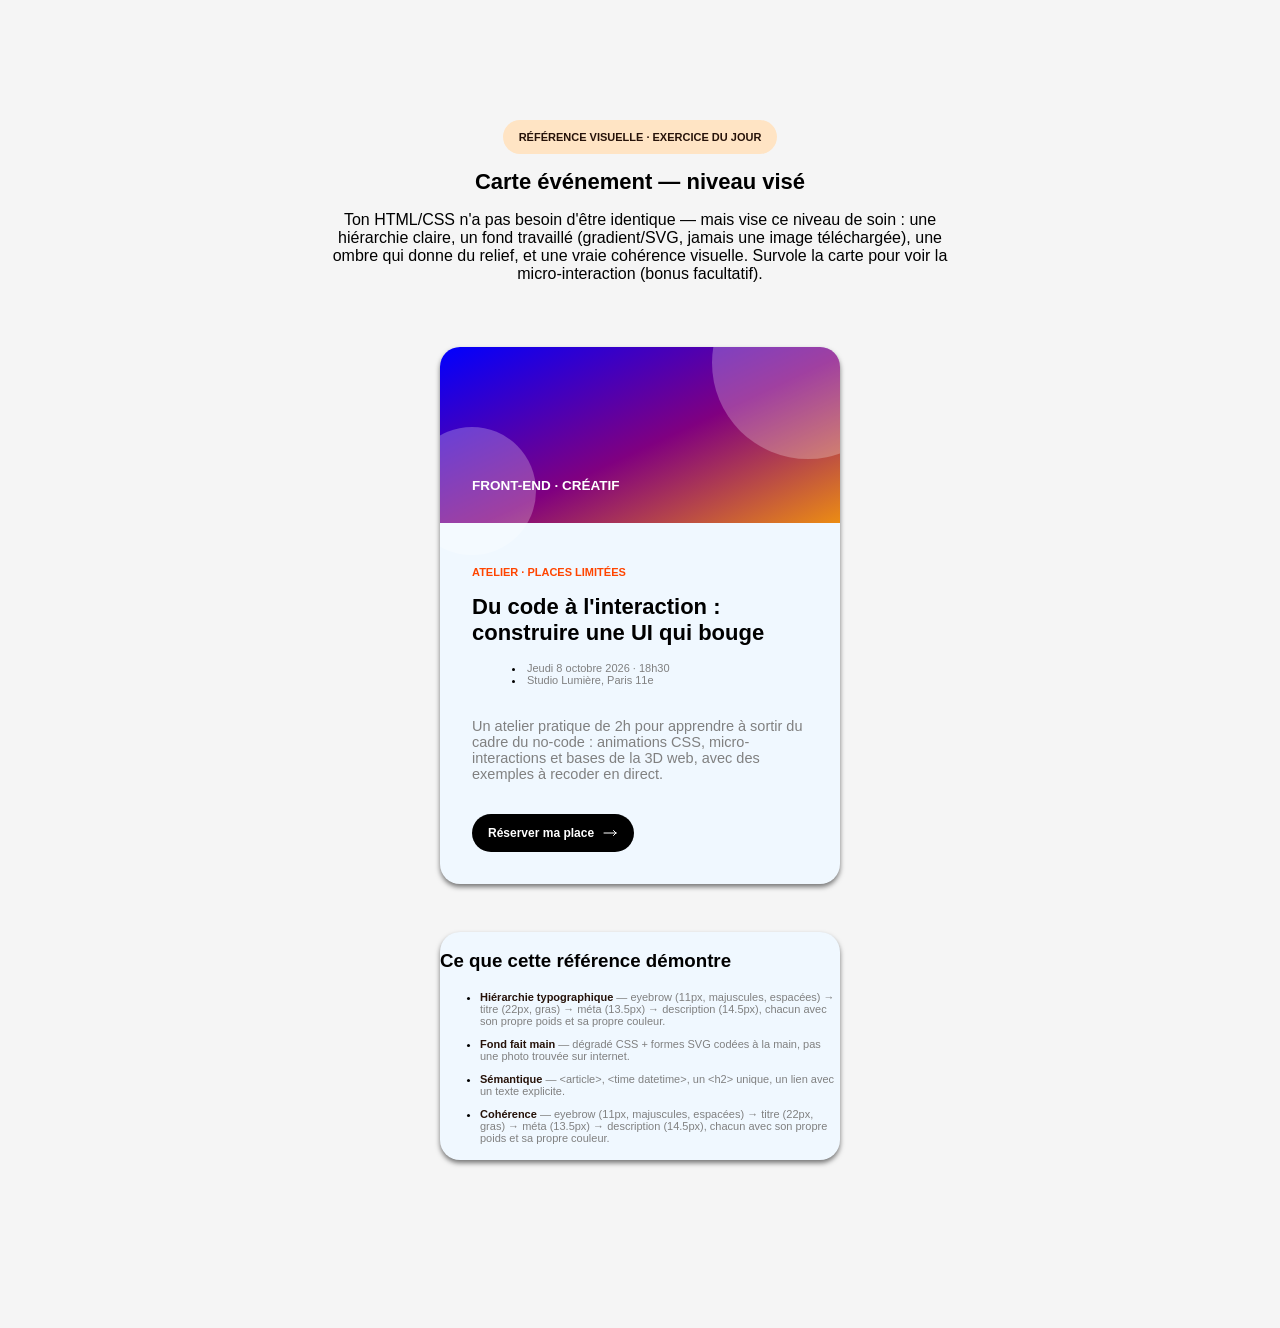
<file: day-1-event-card/index.html>
<!DOCTYPE html>
<html lang="fr">
    <head>
        <meta charset="UTF-8">
        <title>Carte événement</title>
        <link rel="stylesheet" href="./css/home.css">
    </head>

    <body>
        <div class="page-wrapper">
            <header>
                <div class="header-pill">
                    <p>Référence visuelle · exercice du jour</p>
                </div>

                <div class="header-content">
                    <h1>Carte événement — niveau visé</h1>

                    <p>Ton HTML/CSS n'a pas besoin d'être identique — mais vise ce niveau de soin : une hiérarchie claire, un fond travaillé (gradient/SVG, jamais une image téléchargée), une ombre qui donne du relief, et une vraie cohérence visuelle. Survole la carte pour voir la micro-interaction (bonus facultatif).</p>
                </div>
            </header>

            <main>
                <div class="card">
                    <div class="card-header">
                        <p>FRONT-END · CRÉATIF</p>
                        <div class="circle"></div>
                        <div class="circle is-2"></div>
                    </div>
                    <div class="card-content">
                        <p class="card-subtitle">Atelier · places limitées</p>
                        <h2>Du code à l'interaction : construire une UI qui bouge</h2>
                        <ul class="list-icon">
                            <li><time datetime="2026-10-8T18:30">Jeudi 8 octobre 2026 · 18h30</time></li>
                            <li>Studio Lumière, Paris 11e</li>
                        </ul>

                        <article>
                            <p>Un atelier pratique de 2h pour apprendre à sortir du cadre du no-code : animations CSS, micro-interactions et bases de la 3D web, avec des exemples à recoder en direct.</p>
                        </article>

                        <a class="btn" href="#instructions">
                            <p>Réserver ma place</p>
                            <svg xmlns="http://www.w3.org/2000/svg" xmlns:xlink="http://www.w3.org/1999/xlink" aria-hidden="true" role="img" class="iconify iconify--heroicons" width="100%" height="100%" preserveAspectRatio="xMidYMid meet" viewBox="0 0 24 24"><path fill="none" stroke="currentColor" stroke-linecap="round" stroke-linejoin="round" stroke-width="1.5" d="M17.25 8.25L21 12m0 0l-3.75 3.75M21 12H3"></path></svg>
                        </a>
                    </div>
                </div>

                <div class="card" id="instructions">
                    <h3>Ce que cette référence démontre</h3>

                    <ul>
                        <li>
                            <p><span>Hiérarchie typographique</span>  — eyebrow (11px, majuscules, espacées) → titre (22px, gras) → méta (13.5px) → description (14.5px), chacun avec son propre poids et sa propre couleur.</p>
                        </li>
                        <li>
                            <p><span>Fond fait main</span>  — dégradé CSS + formes SVG codées à la main, pas une photo trouvée sur internet.</p>
                        </li>
                        <li>
                            <p><span>Sémantique</span>  — &lt;article&gt;, &lt;time datetime&gt;, un &lt;h2&gt; unique, un lien avec un texte explicite.</p>
                        </li>
                        <li>
                            <p><span>Cohérence</span>  — eyebrow (11px, majuscules, espacées) → titre (22px, gras) → méta (13.5px) → description (14.5px), chacun avec son propre poids et sa propre couleur.</p>                 
                        </li>


                    </ul>
                </div>

            </main>
        </div>
    </body>
</html>
</file>
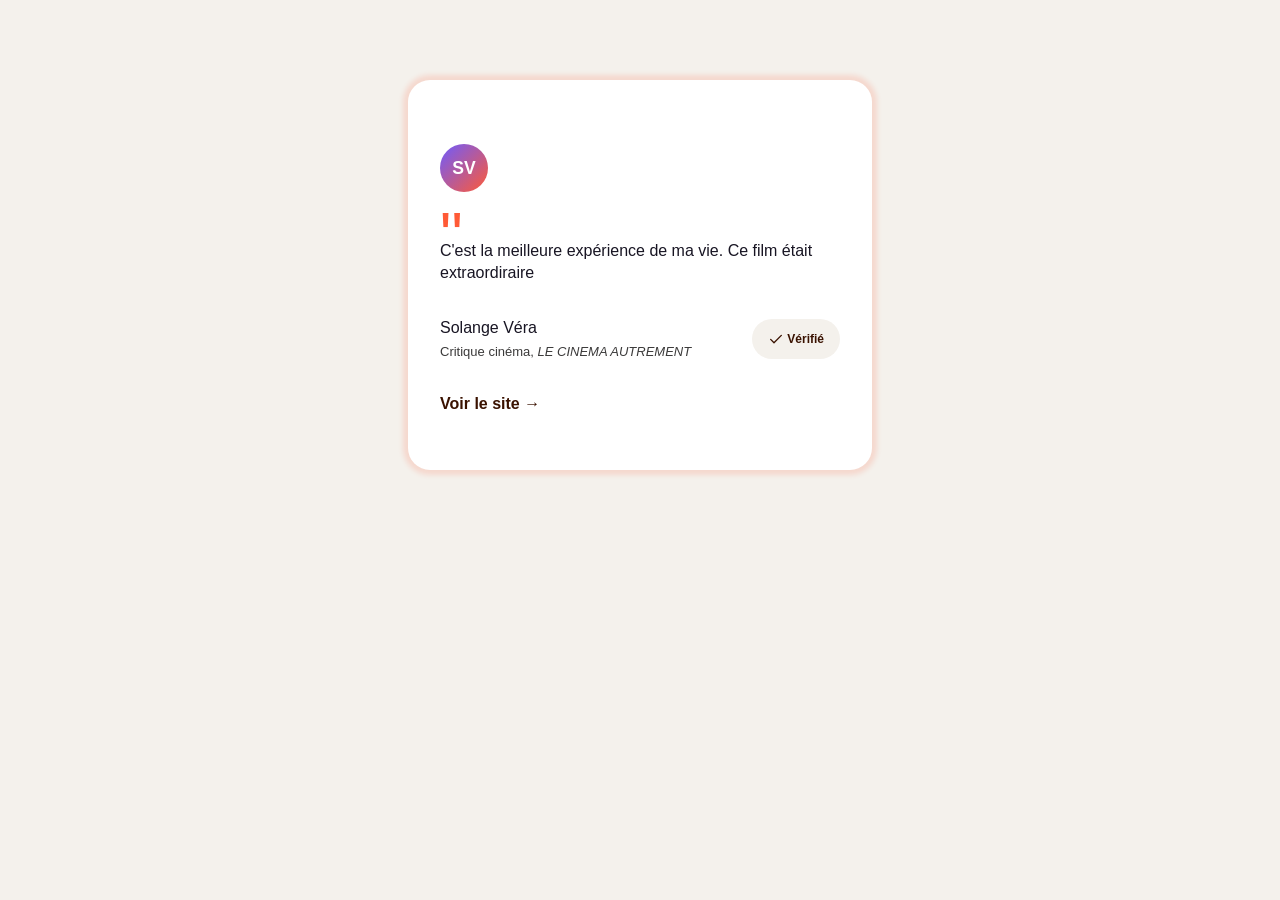
<file: day-3-card/index.html>
<!DOCTYPE html>
<html lang="fr">
    <head>
        <meta charset="UTF-8">
        <title>Carte Citation</title>
        <link rel="stylesheet" href="styles.css">
        <meta name="viewport" content="width=device-width, initial-scale=1.0">
    </head>

    <body>

        <div class="card">
            <article>
                <div class="avatar">
                    <p>SV</p>
                </div>

                <blockquote class="citation-wrapper">
                    <p>C'est la meilleure expérience de ma vie. Ce film était extraordiraire</p>
                </blockquote>
                <footer class="footer">
                        <p>Solange Véra <span>Critique cinéma, <cite>LE CINEMA AUTREMENT</cite></span></p>

                        <div class="badge">
                            <svg xmlns="http://www.w3.org/2000/svg" viewBox="0 0 24 24" fill="none" stroke="currentColor" stroke-width="2" stroke-linecap="round" stroke-linejoin="round" aria-hidden="true"><path d="M20 6L9 17l-5-5"></path></svg>
                            <p>Vérifié</p>
                        </div>
                    </footer>
            </article>

            <a class="btn" href="https://mr-sam-bento.webflow.io/" target="_blank">
                <p>Voir le site →</p>

                <div class="btn-line" aria-hidden="true"></div>
            </a>
        </div>
        
    </body>
</html>
</file>
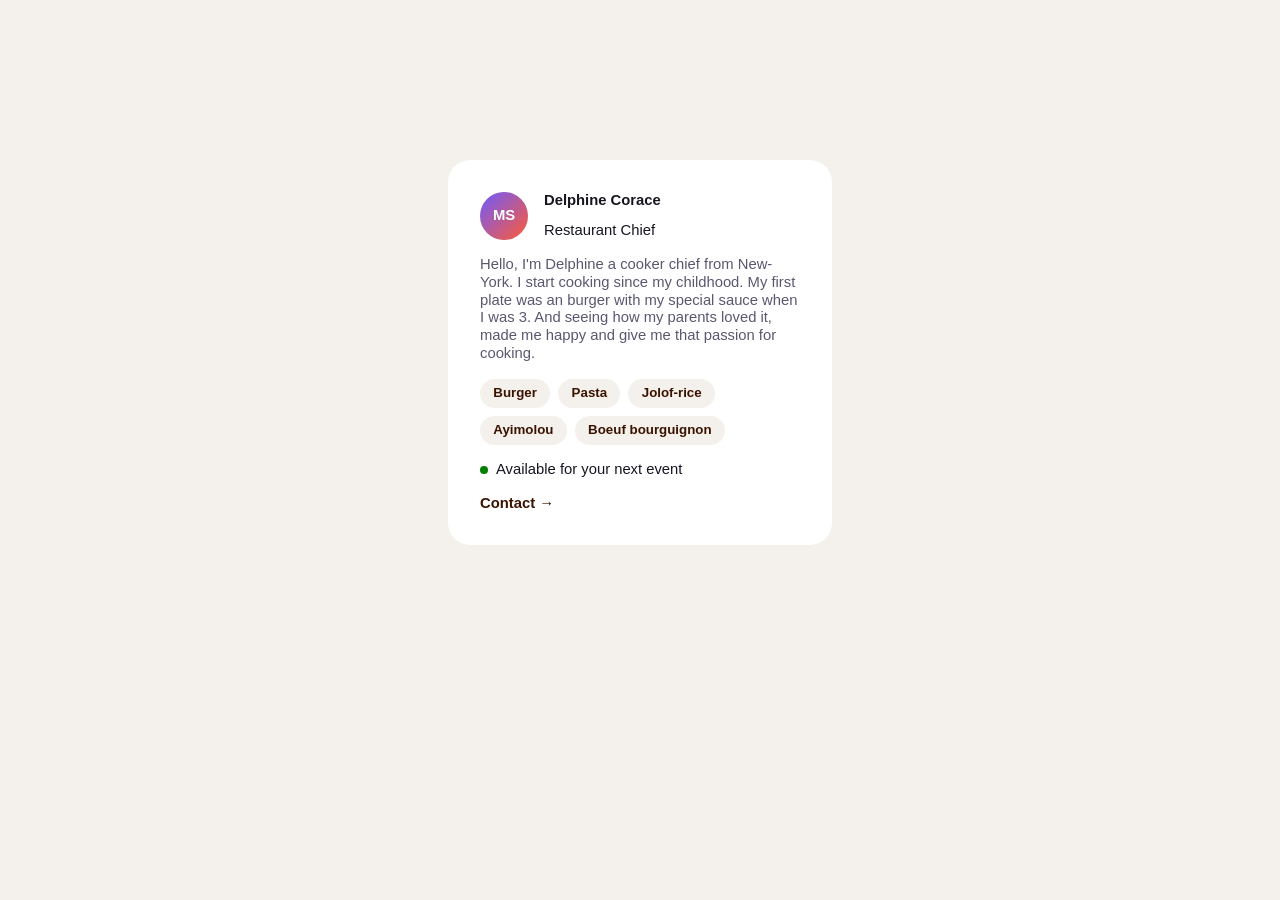
<file: day-4-freelance-card/index.html>
<!DOCTYPE html>
<html lang="en">
    <head>
        <title>Freelance Card</title>
        <meta charset="UTF-8">
        <meta name="viewport" content="width=device-width, initial-scale=1.0">
        <link rel="stylesheet" href="styles.css">
    </head>

    <body>
        <main>
            <article class="card">
                <header class="header">
                    <div class="avatar">
                        <p>MS</p>
                    </div>
                    <div class="info">
                        <h1>Delphine Corace</h1>
                        <p>Restaurant Chief</p>
                    </div>
                </header>

                <p class="description">Hello, I'm Delphine a cooker chief from New-York. I start cooking since my childhood. My first plate was an burger with my special sauce when I was 3. And seeing how my parents loved it, made me happy and give me that passion for cooking.</p>

                <ul>
                    <li>Burger</li>
                    <li>Pasta</li>
                    <li>Jolof-rice</li>
                    <li>Ayimolou</li>
                    <li>Boeuf bourguignon</li>
                </ul>

                <div class="avaibility">
                    <div class="dot"></div>
                    <p>Available for your next event</p>
                </div>

                <a class="button" href="#">
                    Contact <span aria-hidden="true">→</span>
                </a>
            </article>
        </main>
    </body>
</html>
</file>
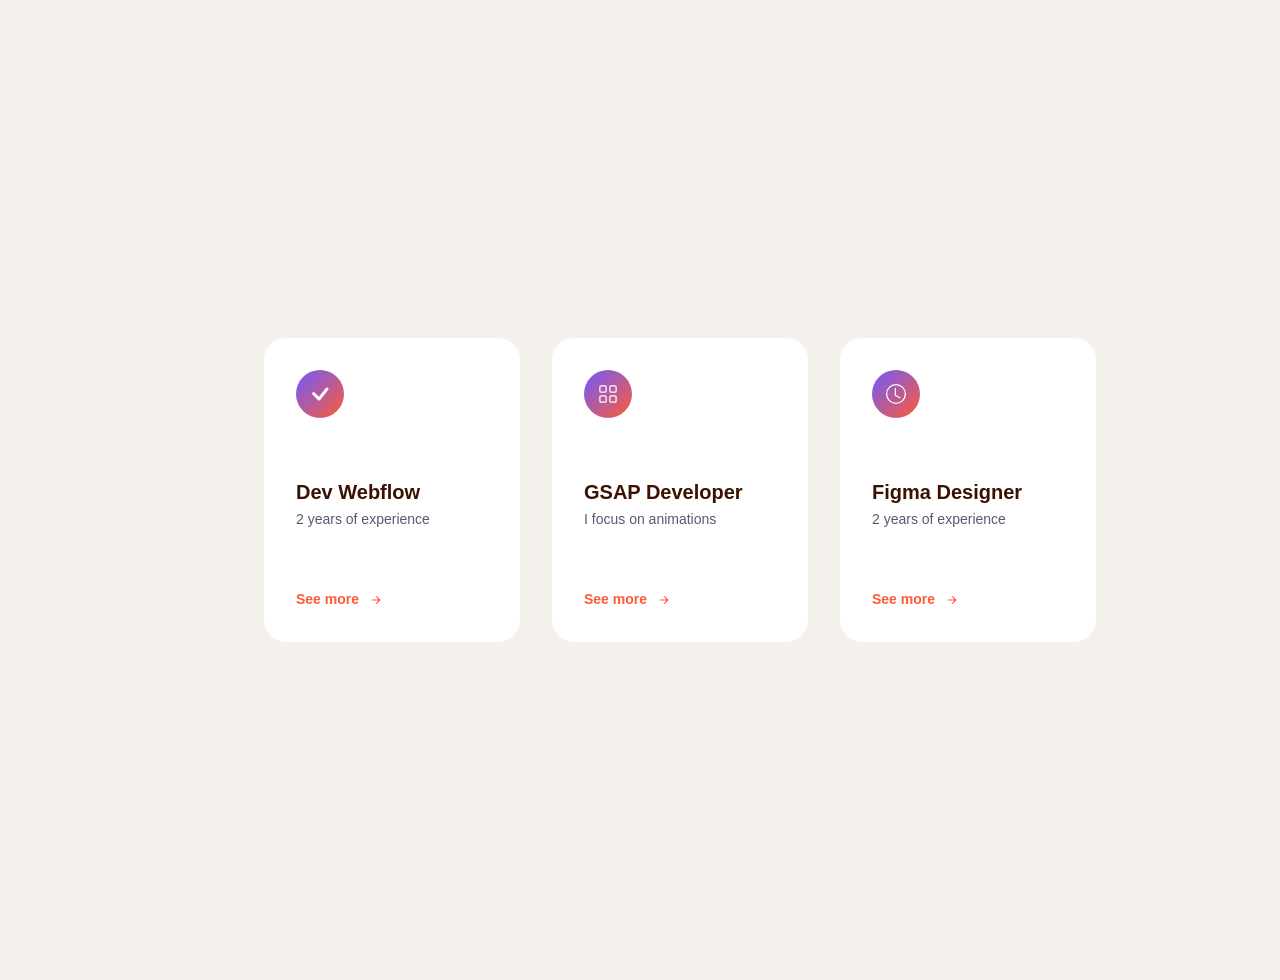
<file: day-5-flip-cards/index.html>
<!DOCTYPE html>
<html lang="en">
    <head>
        <meta charset="UTF-8">
        <meta name="viewport" content="width=device-width, initial-scale=1.0">
        <title>Flip Cards</title>
        <link rel="stylesheet" href="styles.css">
    </head>

    <body>
        <main>
            <section>
                <div class="card-wrapper">
                        <div class="card recto">
                            <div class="avatar">
                                <svg xmlns="http://www.w3.org/2000/svg" width="32" height="32" fill="currentColor" class="bi bi-check" viewBox="0 0 16 16">
                                    <path d="M10.97 4.97a.75.75 0 0 1 1.07 1.05l-3.99 4.99a.75.75 0 0 1-1.08.02L4.324 8.384a.75.75 0 1 1 1.06-1.06l2.094 2.093 3.473-4.425z"/>
                                </svg>
                            </div>

                            <div class="card-content">
                                <p class="card-title">Dev Webflow</p>
                                <p class="color-grey">2 years of experience</p>
                            </div>

                            <div class="btn">
                                <a href="#">See more</a>
                                <svg xmlns="http://www.w3.org/2000/svg" width="18" height="18" fill="currentColor" class="bi bi-arrow-right-short" viewBox="0 0 16 16">
                                    <path fill-rule="evenodd" d="M4 8a.5.5 0 0 1 .5-.5h5.793L8.146 5.354a.5.5 0 1 1 .708-.708l3 3a.5.5 0 0 1 0 .708l-3 3a.5.5 0 0 1-.708-.708L10.293 8.5H4.5A.5.5 0 0 1 4 8"/>
                                </svg>
                            </div>
                        </div>

                        <div class="card verso">
                            <div class="card-header">
                                <p class="subtitle">Level</p>
                                <p class="paragraph">I build responsive, high-performance websites with Webflow, turning designs into polished, interactive experiences. I focus on clean structure, smooth animations, responsive layouts, and a strong attention to detail.</p>
                            </div>

                            <div class="bar-wrapper">
                                <div class="bar full"></div>
                                <div class="bar full"></div>
                                <div class="bar full"></div>
                                <div class="bar"></div>
                            </div>
                        </div>
                </div>

                <div class="card-wrapper">
                        <div class="card recto">
                            <div class="avatar">
                                <svg xmlns="http://www.w3.org/2000/svg" width="20" height="20" fill="currentColor" class="bi bi-grid" viewBox="0 0 16 16">
                                    <path d="M1 2.5A1.5 1.5 0 0 1 2.5 1h3A1.5 1.5 0 0 1 7 2.5v3A1.5 1.5 0 0 1 5.5 7h-3A1.5 1.5 0 0 1 1 5.5zM2.5 2a.5.5 0 0 0-.5.5v3a.5.5 0 0 0 .5.5h3a.5.5 0 0 0 .5-.5v-3a.5.5 0 0 0-.5-.5zm6.5.5A1.5 1.5 0 0 1 10.5 1h3A1.5 1.5 0 0 1 15 2.5v3A1.5 1.5 0 0 1 13.5 7h-3A1.5 1.5 0 0 1 9 5.5zm1.5-.5a.5.5 0 0 0-.5.5v3a.5.5 0 0 0 .5.5h3a.5.5 0 0 0 .5-.5v-3a.5.5 0 0 0-.5-.5zM1 10.5A1.5 1.5 0 0 1 2.5 9h3A1.5 1.5 0 0 1 7 10.5v3A1.5 1.5 0 0 1 5.5 15h-3A1.5 1.5 0 0 1 1 13.5zm1.5-.5a.5.5 0 0 0-.5.5v3a.5.5 0 0 0 .5.5h3a.5.5 0 0 0 .5-.5v-3a.5.5 0 0 0-.5-.5zm6.5.5A1.5 1.5 0 0 1 10.5 9h3a1.5 1.5 0 0 1 1.5 1.5v3a1.5 1.5 0 0 1-1.5 1.5h-3A1.5 1.5 0 0 1 9 13.5zm1.5-.5a.5.5 0 0 0-.5.5v3a.5.5 0 0 0 .5.5h3a.5.5 0 0 0 .5-.5v-3a.5.5 0 0 0-.5-.5z"/>
                                </svg>
                            </div>

                            <div class="card-content">
                                <p class="card-title">GSAP Developer</p>
                                <p class="color-grey">I focus on animations</p>
                            </div>

                            <div class="btn">
                                <a href="#">See more</a>
                                <svg xmlns="http://www.w3.org/2000/svg" width="18" height="18" fill="currentColor" class="bi bi-arrow-right-short" viewBox="0 0 16 16">
                                    <path fill-rule="evenodd" d="M4 8a.5.5 0 0 1 .5-.5h5.793L8.146 5.354a.5.5 0 1 1 .708-.708l3 3a.5.5 0 0 1 0 .708l-3 3a.5.5 0 0 1-.708-.708L10.293 8.5H4.5A.5.5 0 0 1 4 8"/>
                                </svg>
                            </div>
                        </div>

                        <div class="card verso">
                            <div class="card-header">
                                <p class="subtitle">Level</p>
                                <p class="paragraph">I create engaging web animations using GSAP, bringing interfaces to life with smooth transitions, scroll-based effects, and interactive motion.</p>
                            </div>

                            <div class="bar-wrapper">
                                <div class="bar full"></div>
                                <div class="bar full"></div>
                                <div class="bar full"></div>
                                <div class="bar"></div>
                            </div>
                        </div>
                </div>

                <div class="card-wrapper">
                        <div class="card recto">
                            <div class="avatar">
                                <svg xmlns="http://www.w3.org/2000/svg" width="20" height="20" fill="currentColor" class="bi bi-clock" viewBox="0 0 16 16">
                                    <path d="M8 3.5a.5.5 0 0 0-1 0V9a.5.5 0 0 0 .252.434l3.5 2a.5.5 0 0 0 .496-.868L8 8.71z"/>
                                    <path d="M8 16A8 8 0 1 0 8 0a8 8 0 0 0 0 16m7-8A7 7 0 1 1 1 8a7 7 0 0 1 14 0"/>
                                </svg>
                            </div>

                            <div class="card-content">
                                <p class="card-title">Figma Designer</p>
                                <p class="color-grey">2 years of experience</p>
                            </div>

                            <div class="btn">
                                <a href="#">See more</a>
                                <svg xmlns="http://www.w3.org/2000/svg" width="18" height="18" fill="currentColor" class="bi bi-arrow-right-short" viewBox="0 0 16 16">
                                    <path fill-rule="evenodd" d="M4 8a.5.5 0 0 1 .5-.5h5.793L8.146 5.354a.5.5 0 1 1 .708-.708l3 3a.5.5 0 0 1 0 .708l-3 3a.5.5 0 0 1-.708-.708L10.293 8.5H4.5A.5.5 0 0 1 4 8"/>
                                </svg>
                            </div>
                        </div>

                        <div class="card verso">
                            <div class="card-header">
                                <p class="subtitle">Level</p>
                                <p class="paragraph">I design clean, modern, and user-focused interfaces in Figma, from early concepts to polished final designs.</p>
                            </div>

                            <div class="bar-wrapper">
                                <div class="bar full"></div>
                                <div class="bar full"></div>
                                <div class="bar full"></div>
                                <div class="bar"></div>
                            </div>
                        </div>
                </div>
            </section>
        </main>
    </body>
</html>
</file>
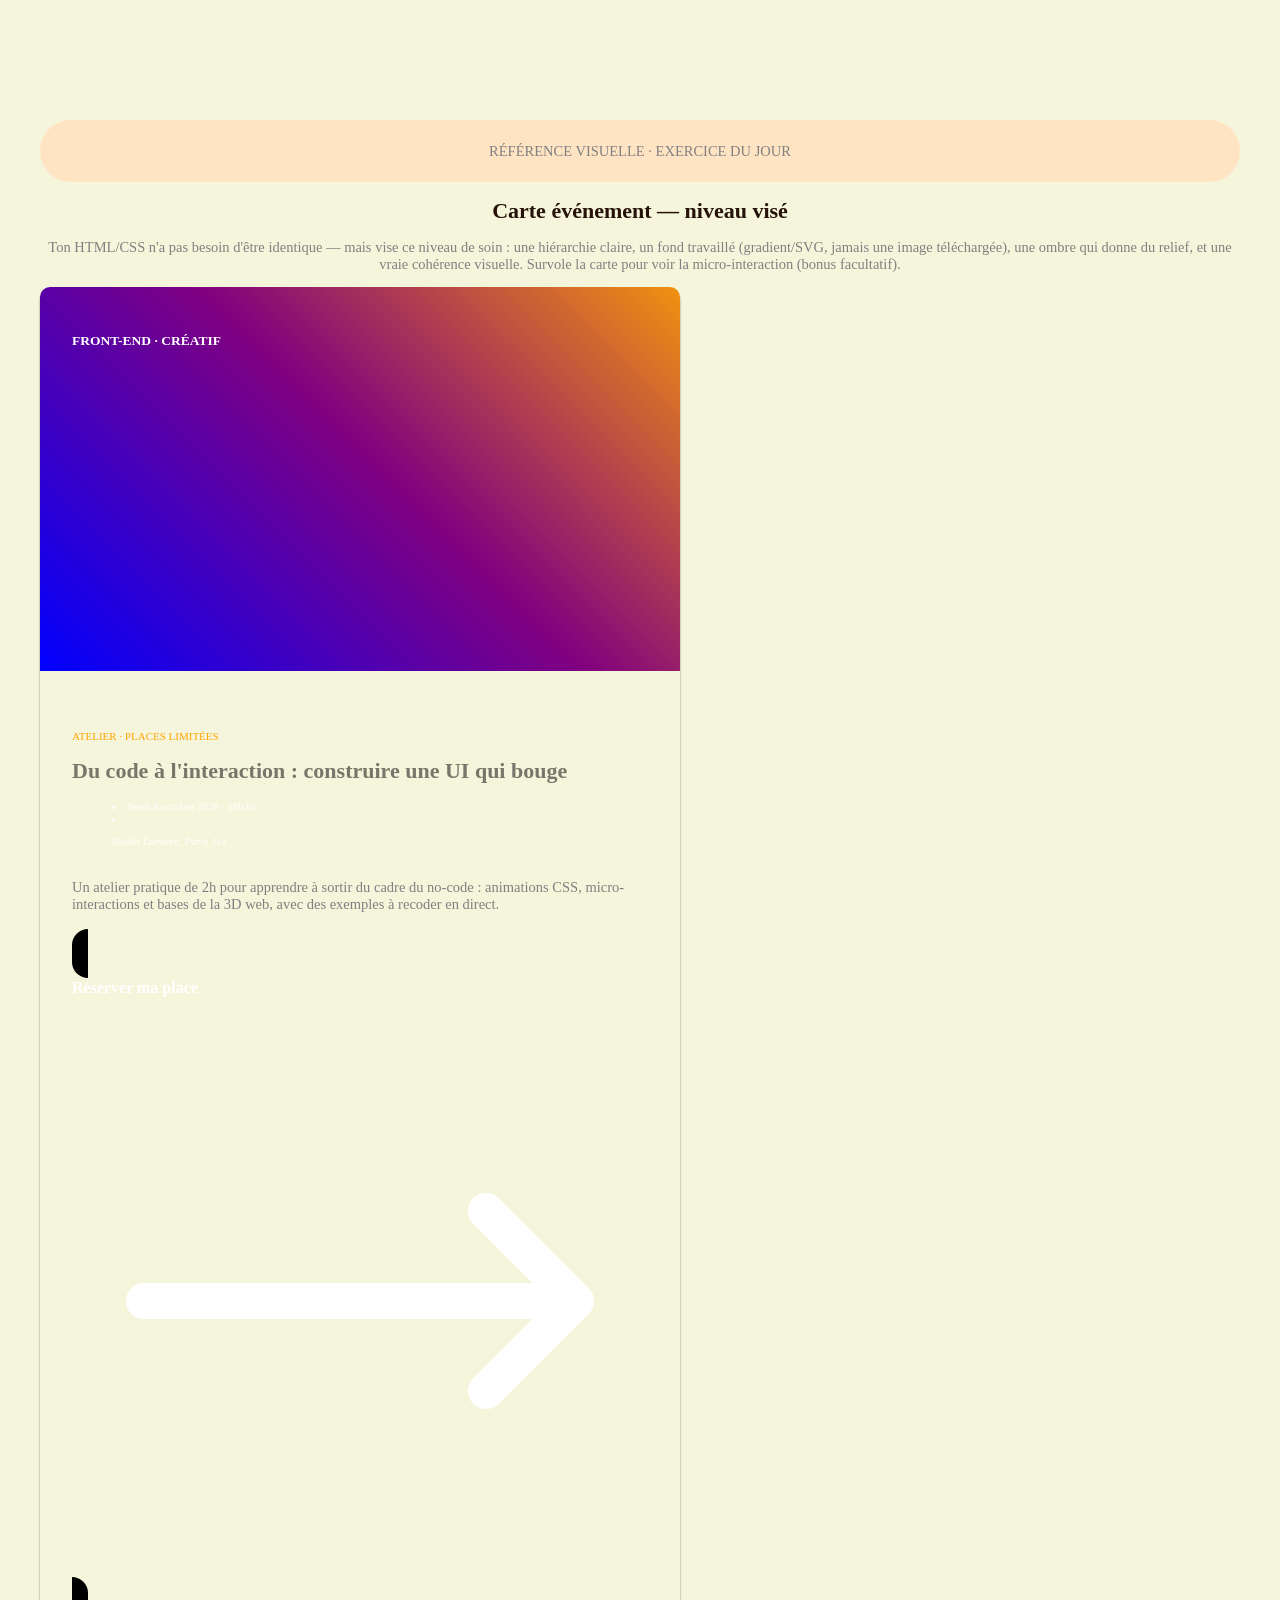
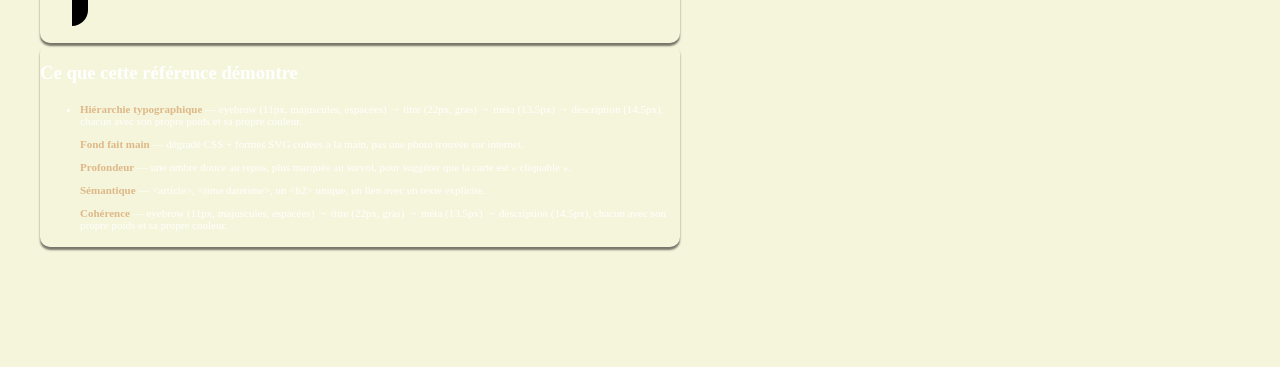
<file: event-card/index.html>
<!DOCTYPE html>
<html lang="fr">
    <head>
        <meta charset="UTF-8">
        <title>Carte événement</title>
        <link rel="stylesheet" href="./css/home.css">
    </head>

    <body>
        <div class="page-wrapper">
            <header>
                <div class="header-pill">
                    <p>Référence visuelle · exercice du jour</p>
                </div>

                <div class="header-content">
                    <h1>Carte événement — niveau visé</h1>

                    <p>Ton HTML/CSS n'a pas besoin d'être identique — mais vise ce niveau de soin : une hiérarchie claire, un fond travaillé (gradient/SVG, jamais une image téléchargée), une ombre qui donne du relief, et une vraie cohérence visuelle. Survole la carte pour voir la micro-interaction (bonus facultatif).</p>
                </div>
            </header>

            <main>
                <div class="card">
                    <div class="card-header">
                        <p>FRONT-END · CRÉATIF</p>
                    </div>
                    <div class="card-content">
                        <p class="card-subtitle">Atelier · places limitées</p>
                        <h2>Du code à l'interaction : construire une UI qui bouge</h2>
                        <ul class="list-icon">
                            <li><time datetime="2026-10-8T18:30">Jeudi 8 octobre 2026 · 18h30</time></li>
                            <li>
                                <address>
                                    <p>Studio Lumière, Paris 11e</p>
                                </address>
                            </li>
                        </ul>

                        <article>
                            <p>Un atelier pratique de 2h pour apprendre à sortir du cadre du no-code : animations CSS, micro-interactions et bases de la 3D web, avec des exemples à recoder en direct.</p>
                        </article>

                        <a class="btn">
                            <div>
                                <p>Réserver ma place</p>
                                <svg xmlns="http://www.w3.org/2000/svg" xmlns:xlink="http://www.w3.org/1999/xlink" aria-hidden="true" role="img" class="iconify iconify--heroicons" width="100%" height="100%" preserveAspectRatio="xMidYMid meet" viewBox="0 0 24 24"><path fill="none" stroke="currentColor" stroke-linecap="round" stroke-linejoin="round" stroke-width="1.5" d="M17.25 8.25L21 12m0 0l-3.75 3.75M21 12H3"></path></svg>
                            </div>
                        </a>
                    </div>
                </div>

                <div class="card">
                    <h3>Ce que cette référence démontre</h3>

                    <ul>
                        <li>
                            <p><span>Hiérarchie typographique</span>  — eyebrow (11px, majuscules, espacées) → titre (22px, gras) → méta (13.5px) → description (14.5px), chacun avec son propre poids et sa propre couleur.</p>
                            <p><span>Fond fait main</span>  — dégradé CSS + formes SVG codées à la main, pas une photo trouvée sur internet.</p>
                            <p><span>Profondeur</span>  — une ombre douce au repos, plus marquée au survol, pour suggérer que la carte est « cliquable ».</p>
                            <p><span>Sémantique</span>  — &lt;article&gt;, &lt;time datetime&gt;, un &lt;h2&gt; unique, un lien avec un texte explicite.</p>
                            <p><span>Cohérence</span>  — eyebrow (11px, majuscules, espacées) → titre (22px, gras) → méta (13.5px) → description (14.5px), chacun avec son propre poids et sa propre couleur.</p>                 
                        </li>
                    </ul>
                </div>

            </main>
        </div>
    </body>
</html>
</file>
<file: day-1-event-card/css/home.css>
body{
    background-color: whitesmoke;
    color: black;
    font-family: Arial, sans-serif;
}

.page-wrapper{
    padding: 7rem 2rem;
}

.header-pill{
    padding: 0 1rem;
    background-color: bisque;
    border-radius: 999px;
    font-size: 11px;
    text-transform: uppercase;
    margin: 0 auto 0 auto;
    display: inline-block;
    color:rgb(38, 18, 9);
    font-weight: bold;
}

h1{
    color: black;
    font-size: 22px;
    font-weight: bold;
}


header{
    text-align: center;
    max-width: 40rem;
    margin: 0 auto;
    display: flex;
    flex-direction: column;
    
}

.card{
    border-radius: 20px;
    box-shadow: 0px 3px 5px rgba(0, 0, 0, 0.517);
    max-width: 25rem;
    margin: 3rem auto;
    width: 25rem;
    overflow: hidden;
    background-color: aliceblue;
    transition: transform 0.3s, box-shadow 0.3s ease;
}

.card-header{
    background: linear-gradient(155deg, blue, purple, orange );
    height: 7rem;
    width: 100%;
    position: relative;
    font-size: 13.5px;
    font-weight: bold;
    text-transform: uppercase;
    padding: 2rem;
    color: white;
}

.card-header p{
    position: absolute;
    bottom: 1rem;
    z-index: 2;
}

.circle{
    width: 8rem;
    height: 8rem;
    border-radius: 100%;
    background-color: white;
    position: absolute;
    z-index: 1;
    bottom: -2rem;
    left: -2rem;
    opacity: 25%;
}

.circle.is-2{
    width: 12rem;
    height: 12rem;
    border-radius: 100%;
    background-color: white;
    position: absolute;
    z-index: 1;
    bottom: auto;
    left: auto;
    top: -5rem;
    right: 0rem;
    opacity: 25%;
}

.card-content{
    padding: 2rem;
}

.card-subtitle{
    font-size: 11px;
    color: orangered;
    text-transform: uppercase;
    font-weight: bold;
}

h2{
    color:black;
    font-size: 22px;
    margin: 1rem 0 1rem 0;
}

li{
    font-size: 11px;
    color: gray
}

li::marker{
    color: black;
}

article{
    font-size: 14.5px;
    color: grey;
    margin: 2rem 0;
}

.btn{
    padding: 0 1rem;
    border-radius: 999px;
    background-color: black;
    font-weight: bold;
    font-size: 0.75rem;
    display: flex;
    flex-direction: row;
    align-content: center;
    justify-content: center;
    color: white;
    gap: 0.5rem;
    transition: all 0.3s ease;
    width: fit-content;
}

.btn:hover{
    background-color: orangered;
    transform: translateX(5px);
}

span{
    font-weight: bold;
    color: rgb(38, 18, 9);
}

.card:not(#instructions):hover{
    box-shadow: 0 6px 10px rgba(0, 0, 0, 0.517);
    transform: translateY(-1rem);
}

.card-content ul{
    list-style-position: inside;
}

svg{
    width: 1rem;
    margin: auto 0;
}

a{
    text-decoration: none;
}

a:hover{
    cursor: pointer;
}


#instrcutions{
    padding: 2rem;
}
</file>
<file: day-3-card/styles.css>
body{
    background-color: #f4f1ec;
    color: #181523;
    font-family: -apple-system, BlinkMacSystemFont, "Segoe UI", Inter, Roboto, "Helvetica Neue", Arial, sans-serif;
    line-height: 1.4;
    box-sizing: border-box;
}


.card{
    background-color: white;
    width: 25rem;
    margin: 5rem auto;
    padding: 4rem 2rem 2rem 2rem;
    border-radius: 1.375rem;
    box-shadow: 0 0 5px 5px #ff5a362a;
    transition: transform 0.3s, box-shadow 0.3s ease;
    max-width: 80vw;
}

.card:hover{
    transform: translateY(-10px);
    box-shadow: 0 0 20px 5px #ff5a363a;
}

.card:hover .avatar{
    transform: scale(1.1)
}

.avatar{
    background: linear-gradient(135deg, #6d5bff, #ff5a36);
    width: 3rem;
    height: 3rem;
    color: white;
    font-size: 1.1em; /*17.6 px*/
    font-weight: bold;
    border-radius: 100%;
    text-align: center;
    display: flex;
    flex-direction: row;
    justify-content: center;
    align-items: center;
    transition: transform 0.3s ease;
}

.citation-wrapper{
    margin: 3rem 0 0 0;
    position: relative;
}

.footer{
    display: flex;
    flex-direction: row;
    justify-content: space-between;
    align-items: center;
}

.footer p{
    display: flex;
    flex-direction: column;
    gap: 0.25rem;
}

p span{
    font-style: normal;
    font-size: small;
    color: rgb(59, 58, 58);
}

.badge{
    background-color: #f4f1ec;
    padding: 0 1rem;
    border-radius: 99px;
    font-size: 0.75em; /*12px*/
    color: #3a1200;
    font-weight: bold;
    display: flex;
    gap: 0.3em;
}

.badge svg{
    width: 1rem;
}

.btn{
    font-weight: bold;
    color:#3a1200;
    text-decoration: none;
    position: relative;
    display: inline-block;
    overflow: hidden;
}

.btn:focus-visible{
    color: #181523;
    outline: 2px double #ff5a36;
}

.btn-line{
    height: 2px;
    background-color: #3a1200;
    position: absolute;
    top: auto;
    left: 0%;
    right: 0%;
    bottom:10px;
    transform: translateX(-110%);
    transition: transform 0.5s ease;
}

.btn:hover .btn-line{
    transform: translateX(0%);
    transition: transform 0.5s ease;
}

.citation-wrapper::before{
    content: '"';
    font-size: 4rem;
    color: #ff5a36;
    position: absolute;
    top: -3rem;
    z-index: 2;
}
</file>
<file: day-4-freelance-card/styles.css>
body{
    background-color: #f4f1ec;
    color: #181523;
    font-family: -apple-system, BlinkMacSystemFont, "Segoe UI", Inter, Roboto, "Helvetica Neue", Arial, sans-serif;
    line-height: 1.2;
    font-size: 0.925rem;
    box-sizing: border-box;
}

.card{
    background-color: #ffffff;
    padding: 2rem;
    border-radius: 1.375rem;
    max-width: 20rem;
    margin: 10rem auto;
    display: flex;
    flex-direction: column;
    align-items: start;
    gap: 1rem;
    box-shadow: 0 2px 5px rgb(255, 255, 0, 0.01);
    transition: box-shadow 0.3s, transform 0.3s ease;
}

.card:hover{
    box-shadow: 0 2px 20px rgb(0, 0, 0, 0.1);
    transform: translateY(-1rem);
}

.avatar{
    width: 3rem;
    height: 3rem;
    border-radius: 100%;
    background: linear-gradient(135deg, #6d5bff, #ff5a36);
    color: white;
    font-size: 1em;
    font-weight: 600;
    display: flex;
    justify-content: center;
    align-items: center;
}

.header{
    display: flex;
    flex-direction: row;
    gap: 1rem;
}

h1{
    font-size: 1em;
    margin: 0;
}

p{
    margin: 0;
}

.info{
    display: flex;
    flex-direction: column;
    justify-content: space-between;
    gap: 0.2rem;
}

.description{
    color: #5b5770;
    font-size: 1em;
}

ul{
    display: flex;
    flex-wrap: wrap;
    gap: 0.5rem;
    padding: 0;
    margin: 0;
}

li{
    margin: 0;
    list-style-type: none;
    list-style-position: outside;
    background-color: #f4f1ec;
    color: #3a1200;
    font-weight: 700;
    font-size: 0.9em; /* 0.9em × 14.8px = 13.32px */
    border-radius: 999px;
    padding: 0.5em 1em;
    transition: transform 0.3s ease;
}

li:hover{
    transform: translateY(-2px);
}

.dot{
    width: 0.5rem;
    height: 0.5rem;
    border-radius: 100%;
    background-color: green;
}

.avaibility{
    display: flex;
    flex-direction: row;
    align-items: center;
    gap: 0.5rem;
    font-weight: 500;
}

.button{
    color: #3a1200;
    font-weight: 700;
    font-size: 1em; /* 14.8px */
    text-decoration: none;
    position: relative;
    overflow: hidden;
}

.button:focus-visible{
    outline: 2px solid #ff5a36;
}

.button::after{
    content: "";
    width: 100%;
    height: 2px;
    background-color: #3a1200;
    position: absolute;
    bottom: 0%;
    left: -110%;
    transition: transform 0.3s ease;
}

.button:hover::after, .button:focus-visible::after{
    transform: translateX(110%);
}
</file>
<file: day-5-flip-cards/styles.css>
body{
    background-color: #f4f1ec;
    color: #181523;
    font-family: -apple-system, BlinkMacSystemFont, "Segoe UI", Inter, Roboto, "Helvetica Neue", Arial, sans-serif;
    box-sizing: border-box;
    line-height: 1.4;
}

section{
    width: 100vw;
    height: 100vh;
    display: flex;
    flex-wrap: wrap;
    gap: 2rem;
    justify-content: center;
    align-items: center;
    padding: 2rem;
}

.card-wrapper{
    position: relative;
}

.card-wrapper:hover .verso{
    transform: rotateY(0deg);
    opacity: 100%;
}

.card-wrapper:focus-within .verso{
    transform: rotateY(0deg);
    opacity: 100%;
}

.card-wrapper:hover .recto{
    transform: rotateY(180deg);
    opacity: 0%;
}

.card-wrapper:focus-within .recto{
    transform: rotateY(180deg);
    opacity: 0%;
}

.card{
    background-color: #fff;
    padding: 2rem;
    border-radius: 1.375rem;
    width: 12rem;
    height: 15rem;
    overflow: hidden;
}

.recto{
    display: flex;
    flex-direction: column;
    justify-content: space-between;
    transition: transform 0.3s, opacity 0.3s ease;
}

.verso{
    background-color: rgb(37, 34, 37);
    color: white;
    font-size: 0.875rem;
    display: flex;
    flex-direction: column;
    justify-content: space-between;
    position: absolute;
    top: 0%;
    transform: rotateY(-180deg);
    transition: transform 0.3s, opacity 0.3s ease;
    opacity: 0;
}

.avatar{
    border-radius: 100%;
    background: linear-gradient(135deg, #6d5bff, #ff5a36);
    width:3rem;
    height: 3rem;
    display: flex;
    align-items: center;
    justify-content: center;
    color: white;
}

.card-content{
    display: flex;
    flex-direction: column;
    gap: 0.25rem;
    font-size: 0.875rem;
}

.card-title{
    font-size: 1.25rem;
    font-weight: bold;
    color: #3a1200;
}

.btn{
    color: #ff5a36;
    display: flex;
    flex-direction: row;
    align-items: center;
    gap: 0.5rem;
    font-weight: 600;
    font-size: 0.875rem;
}

p{
    margin: 0;
}


.card-header{
    display: flex;
    flex-direction: column;
    gap: 0.25rem;
}

.subtitle{
    color: rgb(208, 203, 213);
    font-weight: bold;
}

.bar-wrapper{
    display: flex;
    gap: 0.5rem;
}

.bar{
    width: 2rem;
    height: 0.5rem;
    background-color: grey;
    border-radius: 999px;
}

.full{
    background-color: #ff5a36;
}

.color-grey{
    color: #5b5770;
}

a{
    text-decoration: none;
    color: #ff5a36;
}
</file>
<file: event-card/css/home.css>
body{
    background-color: beige;
    color: white
}

.page-wrapper{
    padding: 7rem 2rem;
}

.header-pill{
    padding: 0.5rem 1rem;
    background-color: bisque;
    border-radius: 999px;
    font-size: 11px;
    text-transform: uppercase;
    margin: 0 auto 1rem auto;
}

h1{
    color:rgb(38, 18, 9);
    font-size: 22px;
    font-weight: bold;
}

header p{
    color:gray;
    font-size: 14.5px;
}

header{
    text-align: center;
}

.card{
    width: 40rem;
    border-radius: 10px;
    box-shadow: 0 3px 2px rgba(0, 0, 0, 0.517);
    overflow: hidden;
}

.card-header{
    background: linear-gradient(45deg, blue, purple, orange );
    height: 20rem;
    width: 100%;
    position: relative;
    font-size: 13.5px;
    font-weight: bold;
    text-transform: uppercase;
    padding: 2rem;
}

.card-header p{
    position: absolute(auto, auto, 2rem, 2rem );
}

.card-content{
    padding: 3rem 2rem 2rem 2rem;   
}

.card-subtitle{
    font-size: 11px;
    color: orange;
    text-transform: uppercase;
}

h2{
    color:rgba(0, 0, 0, 0.517);
    font-size: 22px;
    margin: 1rem 0 1rem 0;
}

li{
    font-size: 11px;
}

article{
    font-size: 14.5px;
    color: grey;
    margin: 2rem 0;
}

.btn{
    padding: 1rem;
    border-radius: 999px;
    background-color: black;
    font-weight: bold;
    font-size: 1rem;
}

span{
    font-weight: bold;
    color: burlywood
}

main > .card:hover{
    box-shadow: 0 6px 5px rgba(0, 0, 0, 0.517);
    transform: translateY(-1rem);
    transition: cubic-bezier(0.075, 0.82, 0.165, 1)
}

.card-content ul{
    list-style-position: inside;
}
</file>
